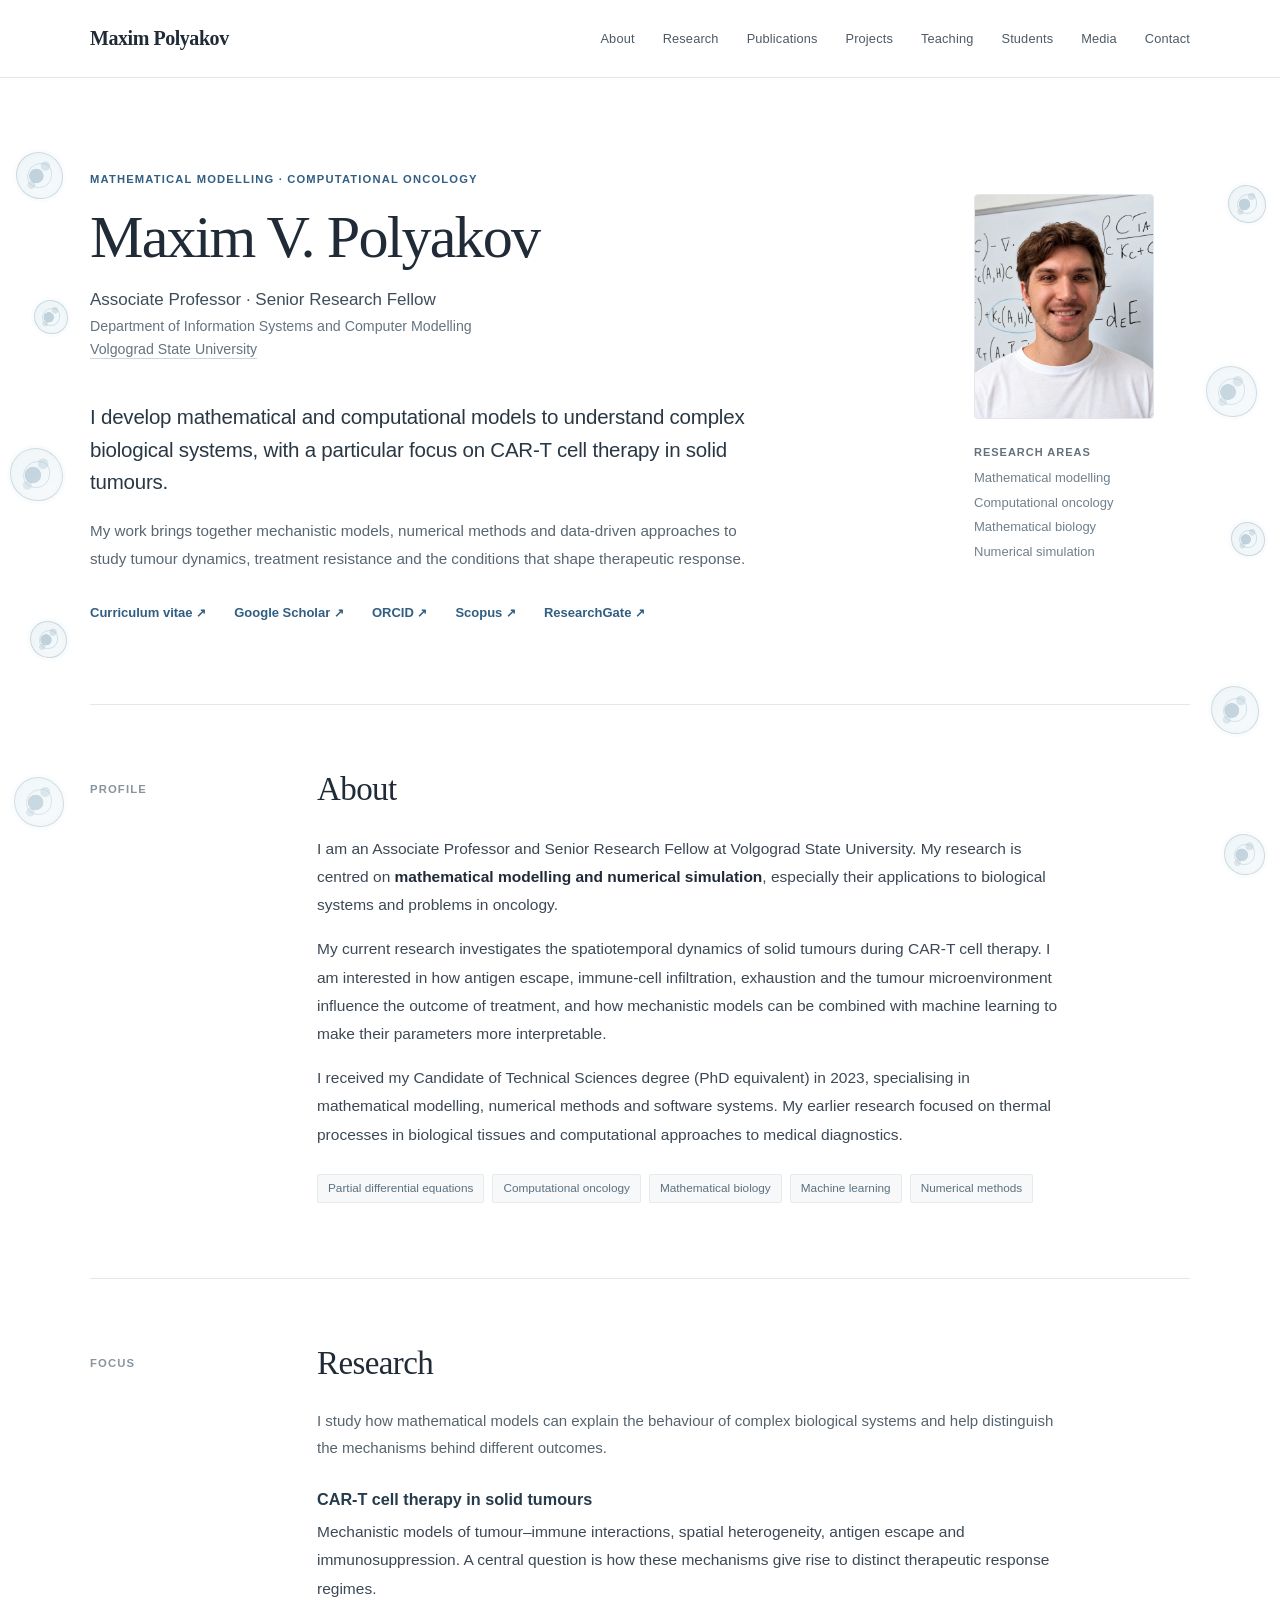
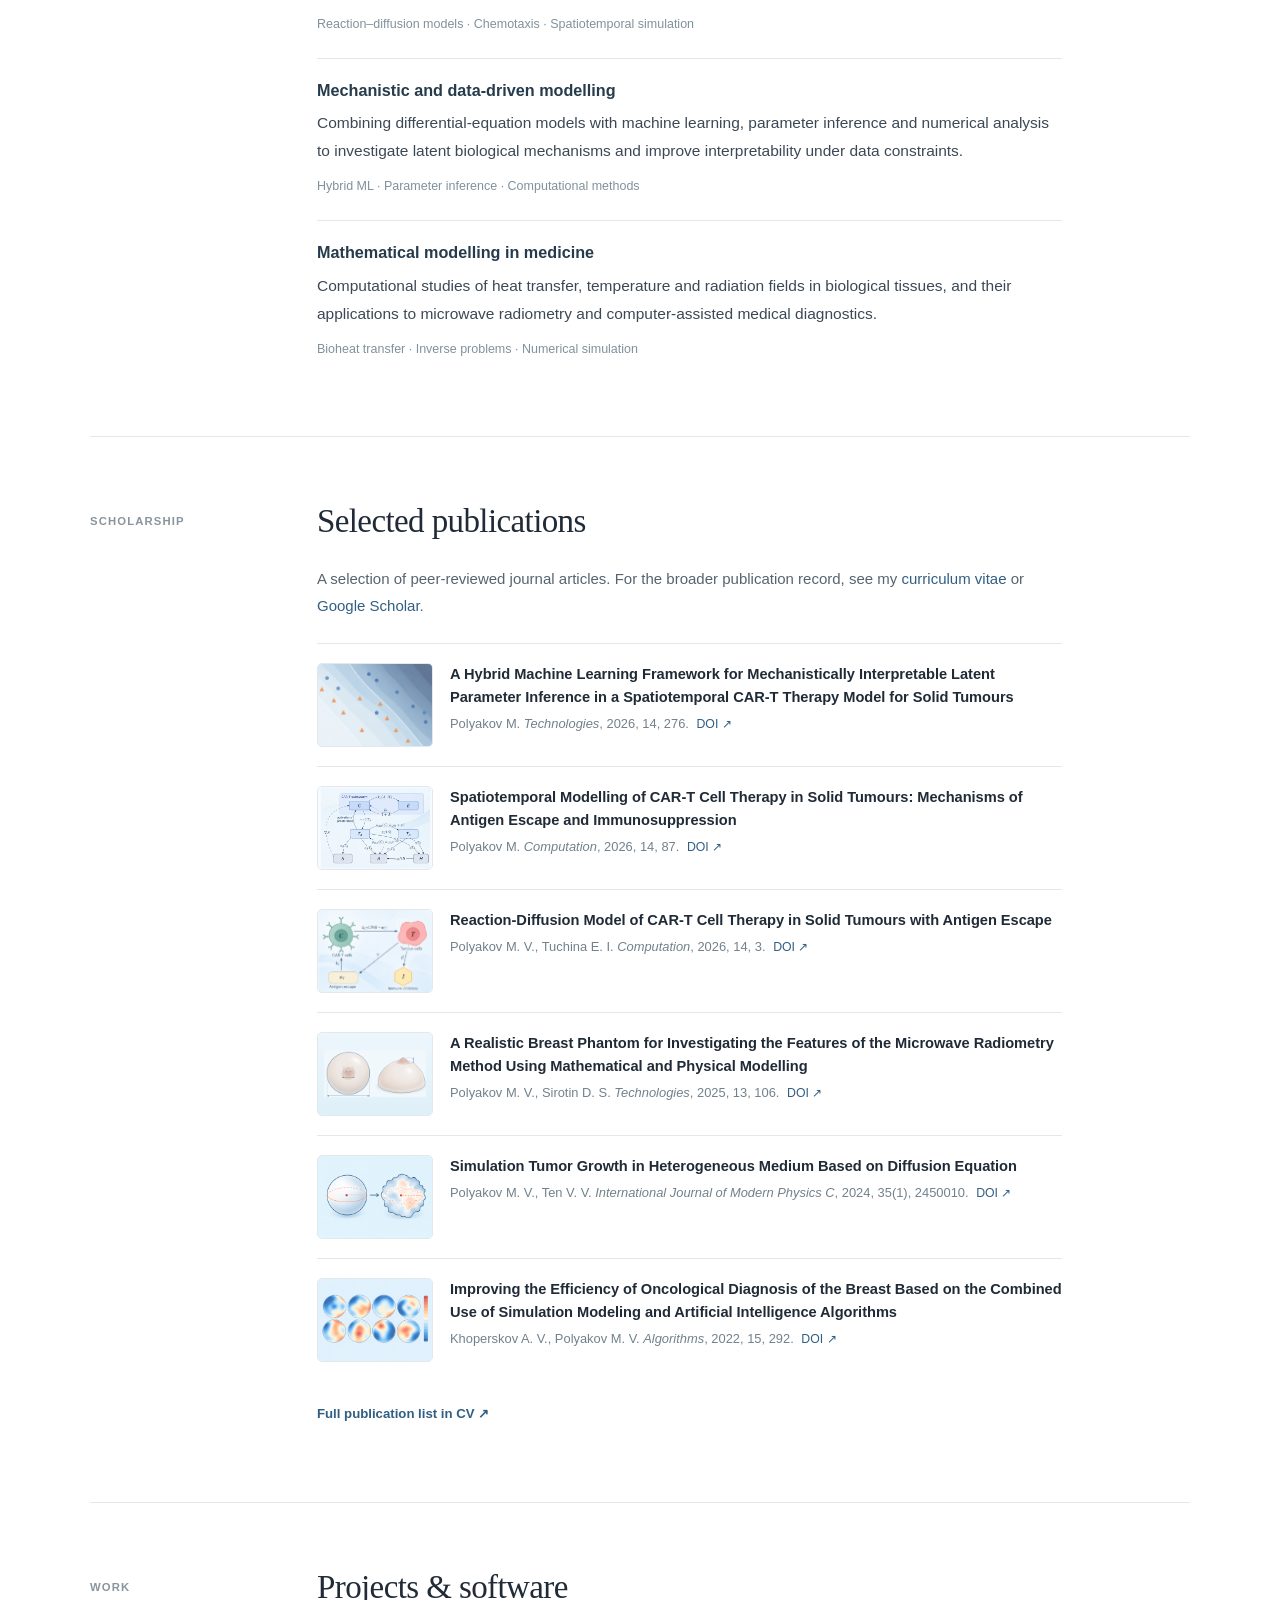
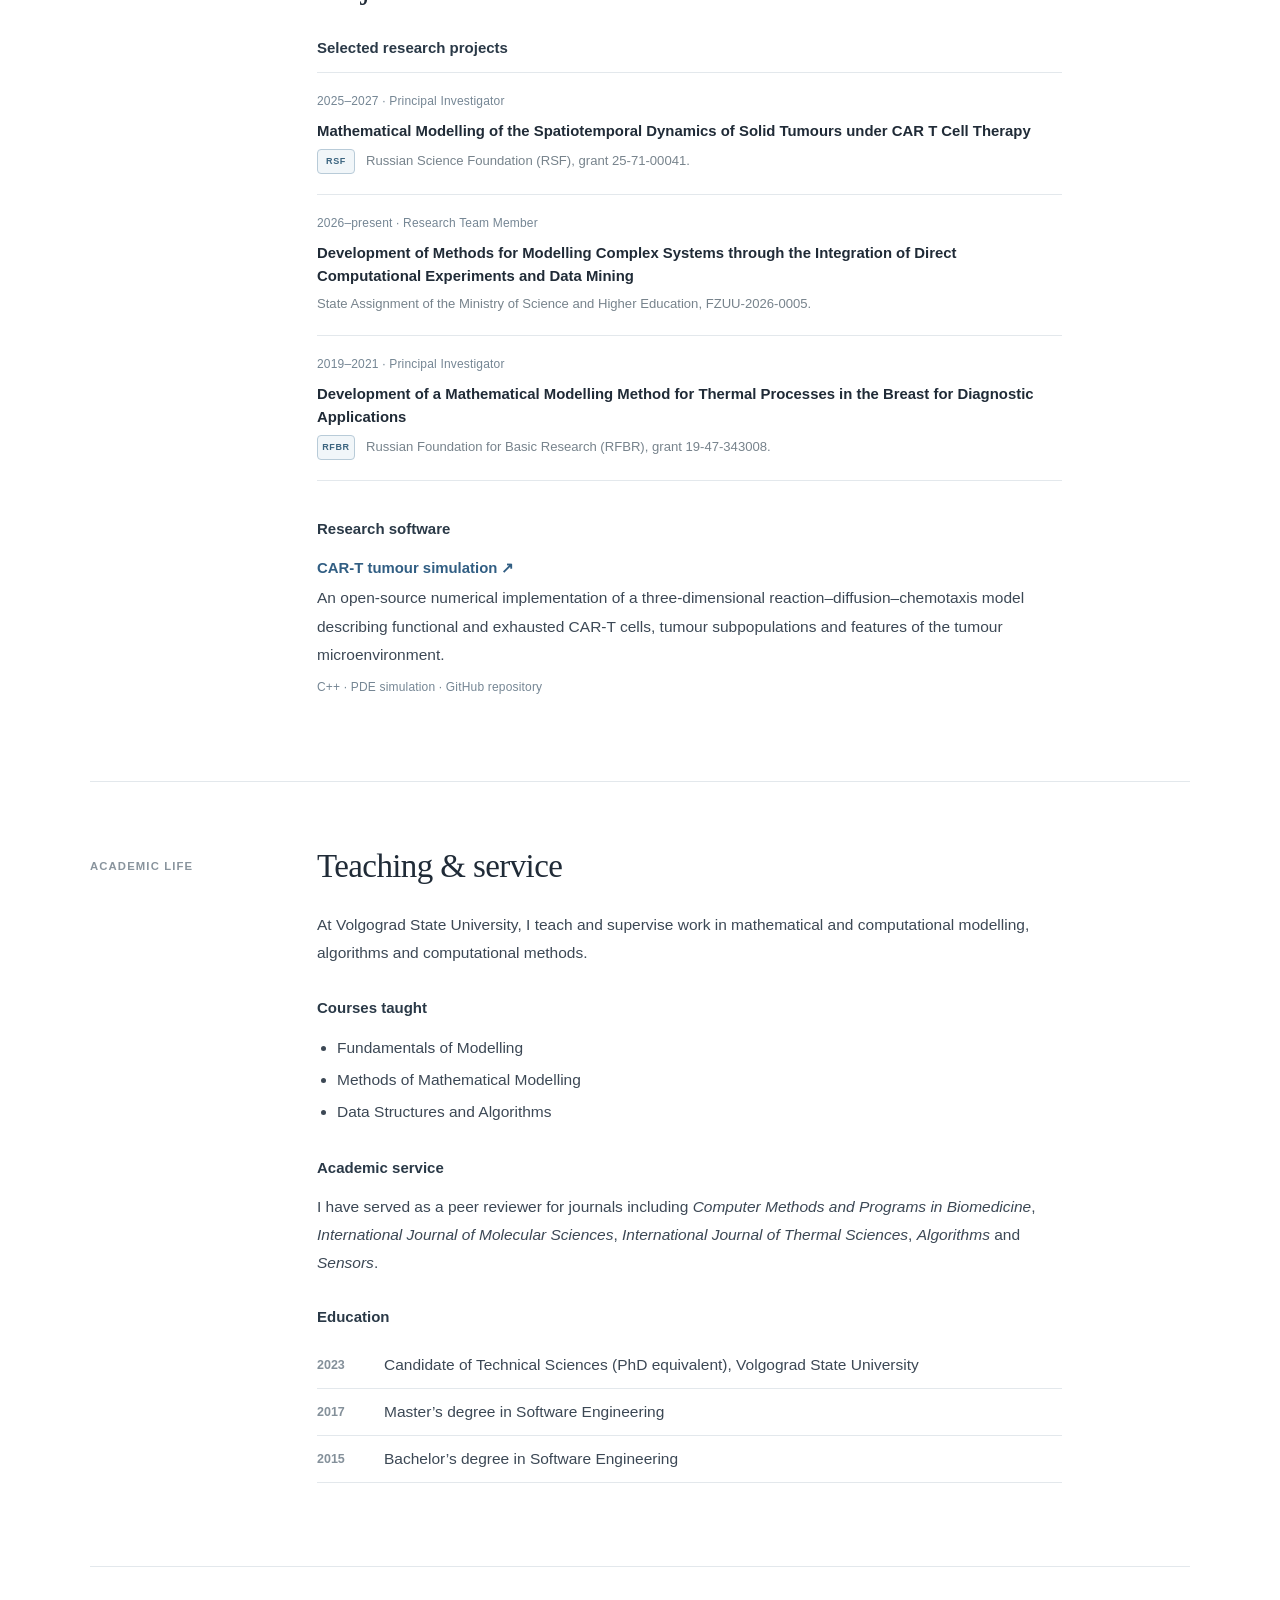
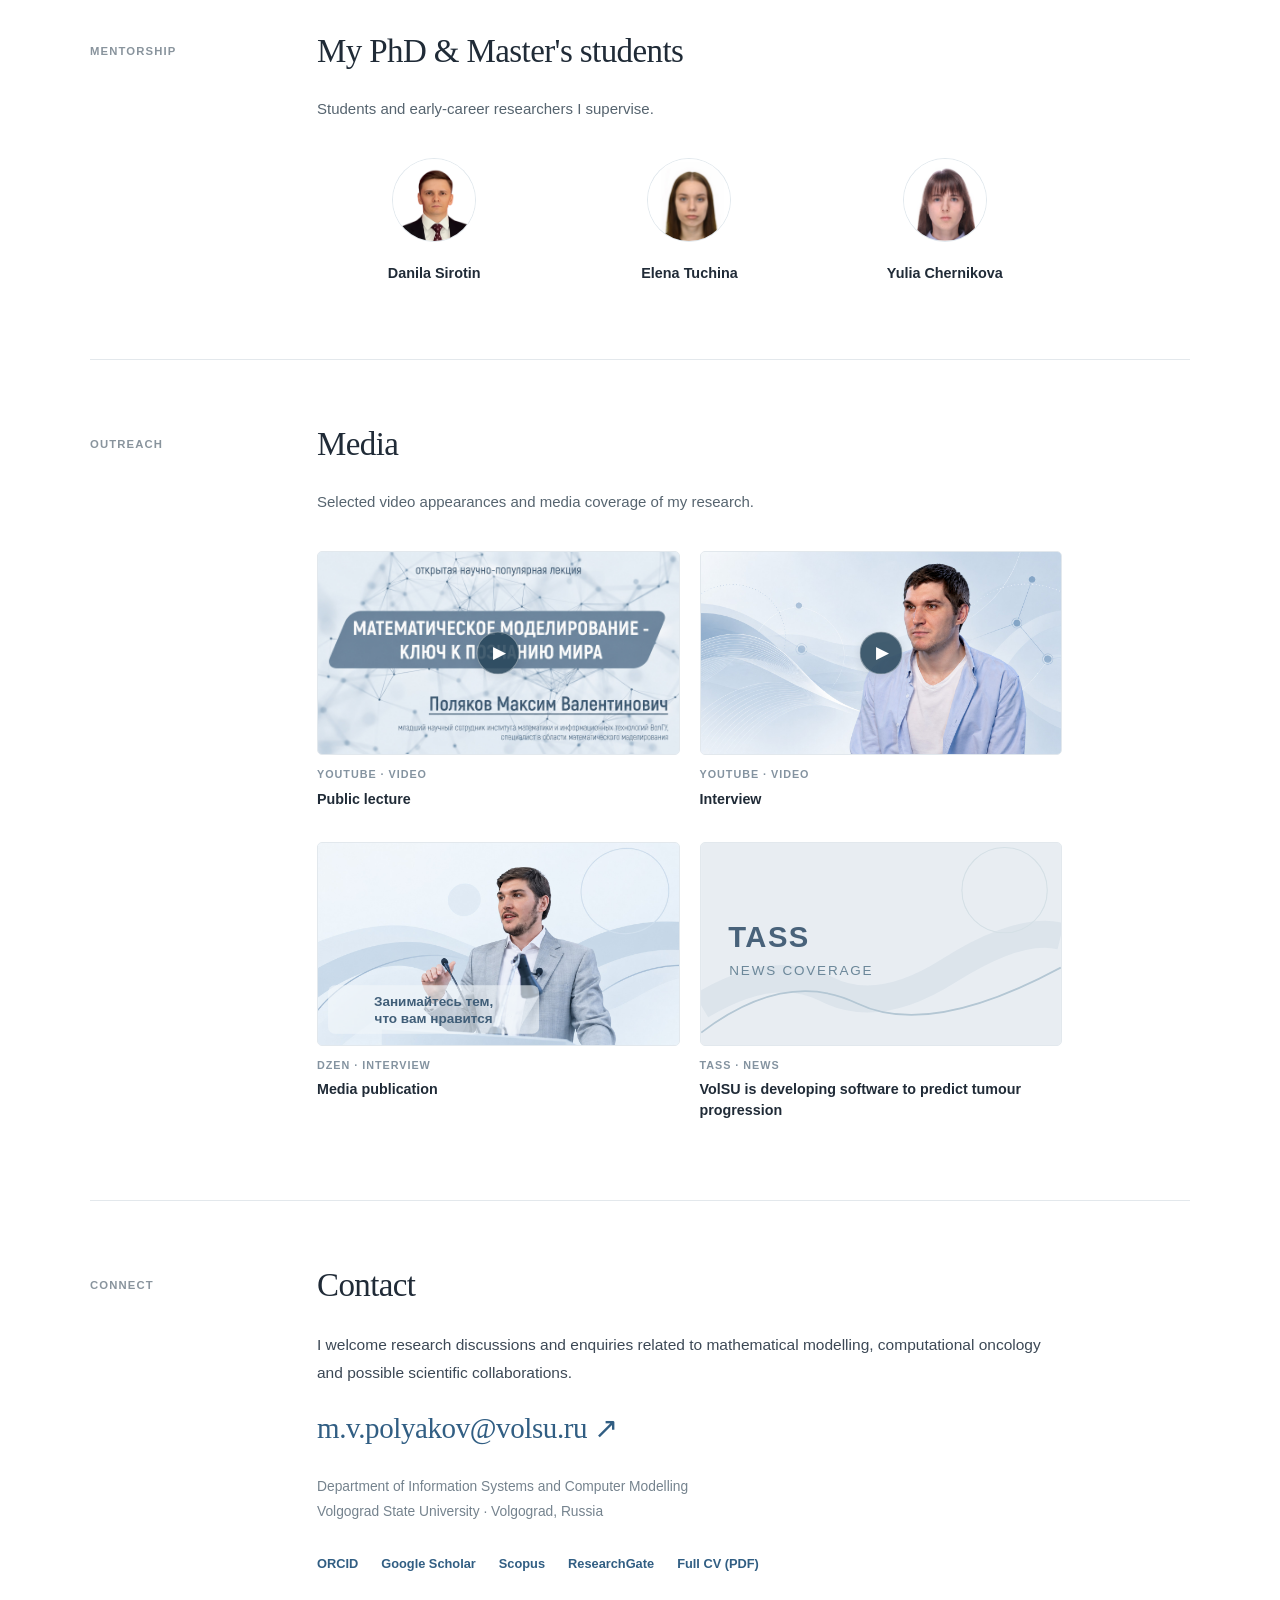
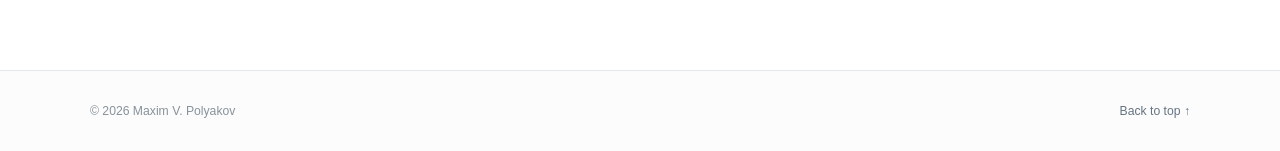
<file: index.html>
<!DOCTYPE html>

<html lang="en">
<head>
<meta charset="utf-8"/>
<meta content="width=device-width, initial-scale=1" name="viewport"/>
<meta content="#ffffff" name="theme-color"/>
<meta content="Maxim V. Polyakov is an applied mathematician at Volgograd State University. Research in mathematical modelling, computational oncology, and mechanistic and data-driven models of CAR-T cell therapy." name="description"/>
<meta content="Maxim V. Polyakov" name="author"/>
<meta content="website" property="og:type"/>
<meta content="Maxim V. Polyakov | Mathematical Modelling" property="og:title"/>
<meta content="Mathematical modelling, computational oncology and CAR-T cell therapy in solid tumours." property="og:description"/>
<link href="assets/favicon.svg" rel="icon" type="image/svg+xml"/>
<link href="assets/styles.css" rel="stylesheet"/>
<title>Maxim V. Polyakov — Mathematical Modelling</title>
<script defer="True" src="assets/site.js"></script>
<style>
/* Academic student research popovers; self-contained in index.html. */
.student-card { position: relative; }
.student-card:hover, .student-card:focus-within { z-index: 5; }
.student-photo-link { display: inline-block; }
.student-tooltip {
  position: absolute;
  z-index: 10;
  top: calc(100% + 12px);
  left: 50%;
  width: min(240px, calc(100vw - 34px));
  padding: 11px 14px;
  border: 1px solid #d8e5ee;
  border-radius: 7px;
  background: #f1f7fb;
  color: #3c596f;
  box-shadow: 0 8px 22px rgba(30, 66, 92, .11);
  text-align: left;
  font-size: 12.5px;
  line-height: 1.5;
  opacity: 0;
  visibility: hidden;
  transform: translate(-50%, -4px);
  transition: opacity .16s ease, transform .16s ease, visibility .16s;
  pointer-events: none;
}
.student-tooltip::before {
  content: "";
  position: absolute;
  top: -7px;
  left: calc(50% - 6px);
  width: 12px;
  height: 12px;
  background: #f1f7fb;
  border-left: 1px solid #d8e5ee;
  border-top: 1px solid #d8e5ee;
  transform: rotate(45deg);
}
.student-tooltip-label { display: block; margin-bottom: 4px; color: #54728a; font-size: 10px; font-weight: 700; text-transform: uppercase; letter-spacing: .06em; }
.student-tooltip-text { display: block; }
.student-card:hover .student-tooltip,
.student-card:focus-within .student-tooltip {
  opacity: 1;
  visibility: visible;
  transform: translate(-50%, 0);
}
/* The outer students have tooltips that do not overflow the content column. */
.student-card:first-child .student-tooltip { left: 0; transform: translate(0,-4px); }
.student-card:first-child:hover .student-tooltip, .student-card:first-child:focus-within .student-tooltip { transform: translate(0,0); }
.student-card:first-child .student-tooltip::before { left: 33%; }
.student-card:last-child .student-tooltip { left: auto; right: 0; transform: translate(0,-4px); }
.student-card:last-child:hover .student-tooltip, .student-card:last-child:focus-within .student-tooltip { transform: translate(0,0); }
.student-card:last-child .student-tooltip::before { left: 65%; }
/* Touchscreens have no hover: show the research field underneath each name. */
@media (hover: none) {
  .student-tooltip, .student-card:first-child .student-tooltip, .student-card:last-child .student-tooltip {
    position: static; display: block; opacity: 1; visibility: visible; transform: none;
    width: auto; padding: 5px 0 0; border: 0; border-radius: 0;
    background: transparent; box-shadow: none; text-align: center;
    font-size: 11px; line-height: 1.45;
  }
  .student-tooltip::before, .student-tooltip-label { display: none; }
}
@media (prefers-reduced-motion: reduce) {
  .student-tooltip { transition: none; }
}

/* Personal portrait. The MP browser tab icon remains assets/favicon.svg. */
.profile-photo {
  display: block;
  width: 180px;
  max-width: 100%;
  height: auto;
  aspect-ratio: 4 / 5;
  object-fit: cover;
  object-position: center 38%;
  background: #edf3f7;
  border: 1px solid #e2e7eb;
  border-radius: 4px;
  margin: 0 0 23px;
}
/* The original stylesheet hides the right-hand profile area on narrow screens.
   Keep the portrait visible there, without making the text column cramped. */
@media (max-width: 750px) {
  .intro-aside { display: block; padding-top: 24px; }
  .intro-aside .aside-small, .intro-aside > p:last-child { display: none; }
  .profile-photo { width: 150px; margin-bottom: 0; }
}
</style>
</head>
<body>
<a class="skip-link" href="#main">Skip to content</a>

<div aria-hidden="true" class="ambient-cells">
<div class="ambient-rail ambient-rail-left">
<span class="cell c1"></span><span class="cell c2"></span><span class="cell c3"></span><span class="cell c4"></span><span class="cell c5"></span>
</div>
<div class="ambient-rail ambient-rail-right">
<span class="cell c6"></span><span class="cell c7"></span><span class="cell c8"></span><span class="cell c9"></span><span class="cell c10"></span>
</div>
</div>

<header class="site-header" id="top">
<div class="container header-inner">
<a class="brand" href="#top">Maxim Polyakov</a>
<nav aria-label="Main navigation" class="primary-nav">
<a href="#about">About</a>
<a href="#research">Research</a>
<a href="#publications">Publications</a>
<a href="#projects">Projects</a>
<a href="#teaching">Teaching</a>
<a href="#students">Students</a><a href="#media">Media</a><a href="#contact">Contact</a>
</nav>
<details class="mobile-navigation">
<summary aria-label="Open navigation">Menu <span aria-hidden="true" class="chevron"></span></summary>
<nav aria-label="Mobile navigation">
<a href="#about">About</a>
<a href="#research">Research</a>
<a href="#publications">Publications</a>
<a href="#projects">Projects</a>
<a href="#teaching">Teaching</a>
<a href="#students">Students</a><a href="#media">Media</a><a href="#contact">Contact</a>
</nav>
</details>
</div>
</header>
<main id="main">
<section aria-labelledby="name-heading" class="intro container">
<div class="intro-main">
<p class="eyebrow">Mathematical modelling · Computational oncology</p>
<h1 id="name-heading">Maxim V. Polyakov</h1>
<p class="academic-title">Associate Professor · Senior Research Fellow</p>
<p class="institution">Department of Information Systems and Computer Modelling<br/>
<a href="https://www.volsu.ru/" rel="noopener noreferrer" target="_blank">Volgograd State University</a></p>
<p class="lead">I develop mathematical and computational models to understand complex biological systems, with a particular focus on CAR-T cell therapy in solid tumours.</p>
<p class="intro-secondary">My work brings together mechanistic models, numerical methods and data-driven approaches to study tumour dynamics, treatment resistance and the conditions that shape therapeutic response.</p>
<div aria-label="Academic profiles" class="intro-links">
<a href="cv/Maxim-Polyakov-CV.pdf" rel="noopener noreferrer" target="_blank">Curriculum vitae <span aria-hidden="true">↗</span></a>
<a href="https://scholar.google.com/citations?user=925AeRAAAAAJ" rel="noopener noreferrer" target="_blank">Google Scholar <span aria-hidden="true">↗</span></a>
<a href="https://orcid.org/0000-0002-7047-6202" rel="noopener noreferrer" target="_blank">ORCID <span aria-hidden="true">↗</span></a>
<a href="https://www.scopus.com/authid/detail.uri?authorId=57196275466" rel="noopener noreferrer" target="_blank">Scopus <span aria-hidden="true">↗</span></a>
<a href="https://www.researchgate.net/profile/Maxim-Polyakov-5" rel="noopener noreferrer" target="_blank">ResearchGate <span aria-hidden="true">↗</span></a>
</div>
</div>
<aside aria-label="Research profile" class="intro-aside">
<img class="profile-photo" src="assets/profile.webp" alt="Maxim V. Polyakov" width="180" height="225" decoding="async" fetchpriority="high"/>
<p class="aside-small">Research areas</p>
<p>Mathematical modelling<br/>Computational oncology<br/>Mathematical biology<br/>Numerical simulation</p>
</aside>
</section>
<div class="container"><div class="page-rule"></div></div>
<section aria-labelledby="about-heading" class="section container" id="about">
<div class="section-side"><p class="section-number">Profile</p></div>
<div class="section-body">
<h2 id="about-heading">About</h2>
<p>I am an Associate Professor and Senior Research Fellow at Volgograd State University. My research is centred on <strong>mathematical modelling and numerical simulation</strong>, especially their applications to biological systems and problems in oncology.</p>
<p>My current research investigates the spatiotemporal dynamics of solid tumours during CAR-T cell therapy. I am interested in how antigen escape, immune-cell infiltration, exhaustion and the tumour microenvironment influence the outcome of treatment, and how mechanistic models can be combined with machine learning to make their parameters more interpretable.</p>
<p>I received my Candidate of Technical Sciences degree (PhD equivalent) in 2023, specialising in mathematical modelling, numerical methods and software systems. My earlier research focused on thermal processes in biological tissues and computational approaches to medical diagnostics.</p>
<div aria-label="Research interests" class="keywords"><span>Partial differential equations</span><span>Computational oncology</span><span>Mathematical biology</span><span>Machine learning</span><span>Numerical methods</span></div>
</div>
</section>
<section aria-labelledby="research-heading" class="section container" id="research">
<div class="section-side"><p class="section-number">Focus</p></div>
<div class="section-body">
<h2 id="research-heading">Research</h2>
<p class="section-intro">I study how mathematical models can explain the behaviour of complex biological systems and help distinguish the mechanisms behind different outcomes.</p>
<div class="topic-list">
<article class="topic">
<h3>CAR-T cell therapy in solid tumours</h3>
<p>Mechanistic models of tumour–immune interactions, spatial heterogeneity, antigen escape and immunosuppression. A central question is how these mechanisms give rise to distinct therapeutic response regimes.</p>
<p class="topic-methods">Reaction–diffusion models · Chemotaxis · Spatiotemporal simulation</p>
</article>
<article class="topic">
<h3>Mechanistic and data-driven modelling</h3>
<p>Combining differential-equation models with machine learning, parameter inference and numerical analysis to investigate latent biological mechanisms and improve interpretability under data constraints.</p>
<p class="topic-methods">Hybrid ML · Parameter inference · Computational methods</p>
</article>
<article class="topic">
<h3>Mathematical modelling in medicine</h3>
<p>Computational studies of heat transfer, temperature and radiation fields in biological tissues, and their applications to microwave radiometry and computer-assisted medical diagnostics.</p>
<p class="topic-methods">Bioheat transfer · Inverse problems · Numerical simulation</p>
</article>
</div>
</div>
</section>
<section aria-labelledby="pub-heading" class="section container" id="publications">
<div class="section-side"><p class="section-number">Scholarship</p></div>
<div class="section-body">
<h2 id="pub-heading">Selected publications</h2>
<p class="section-intro">A selection of peer-reviewed journal articles. For the broader publication record, see my <a href="cv/Maxim-Polyakov-CV.pdf" rel="noopener noreferrer" target="_blank">curriculum vitae</a> or <a href="https://scholar.google.com/citations?user=925AeRAAAAAJ" rel="noopener noreferrer" target="_blank">Google Scholar</a>.</p>
<div class="publication-list">
<article class="publication">
<a class="publication-figure" href="https://doi.org/10.3390/technologies14050276" rel="noopener noreferrer" target="_blank" aria-label="Open publication: A Hybrid Machine Learning Framework for Mechanistically Interpretable Latent Parameter Inference in a Spatiotemporal CAR-T Therapy Model for Solid Tumours"><img alt="Abstract mathematical modelling diagram; replace with a research figure" height="80" loading="lazy" src="assets/publications/car-t-latent-parameters.svg" width="112"/></a>
<div class="publication-description"><h3><a href="https://doi.org/10.3390/technologies14050276" rel="noopener noreferrer" target="_blank">A Hybrid Machine Learning Framework for Mechanistically Interpretable Latent Parameter Inference in a Spatiotemporal CAR-T Therapy Model for Solid Tumours</a></h3><p>Polyakov M. <em>Technologies</em>, 2026, 14, 276. <a class="doi" href="https://doi.org/10.3390/technologies14050276" rel="noopener noreferrer" target="_blank">DOI ↗</a></p></div>
</article>
<article class="publication">
<a class="publication-figure" href="https://doi.org/10.3390/computation14040087" rel="noopener noreferrer" target="_blank" aria-label="Open publication: Spatiotemporal Modelling of CAR-T Cell Therapy in Solid Tumours: Mechanisms of Antigen Escape and Immunosuppression"><img alt="Schematic spatial tumour heterogeneity; replace with a published figure" height="80" loading="lazy" src="assets/publications/car-t-spatial-model.svg" width="112"/></a>
<div class="publication-description"><h3><a href="https://doi.org/10.3390/computation14040087" rel="noopener noreferrer" target="_blank">Spatiotemporal Modelling of CAR-T Cell Therapy in Solid Tumours: Mechanisms of Antigen Escape and Immunosuppression</a></h3><p>Polyakov M. <em>Computation</em>, 2026, 14, 87. <a class="doi" href="https://doi.org/10.3390/computation14040087" rel="noopener noreferrer" target="_blank">DOI ↗</a></p></div>
</article>
<article class="publication">
<a class="publication-figure" href="https://doi.org/10.3390/computation14010003" rel="noopener noreferrer" target="_blank" aria-label="Open publication: Reaction-Diffusion Model of CAR-T Cell Therapy in Solid Tumours with Antigen Escape"><img alt="Conceptual antigen-positive and antigen-negative tumour pattern; replace with a published figure" height="80" loading="lazy" src="assets/publications/car-t-antigen-escape.svg" width="112"/></a>
<div class="publication-description"><h3><a href="https://doi.org/10.3390/computation14010003" rel="noopener noreferrer" target="_blank">Reaction-Diffusion Model of CAR-T Cell Therapy in Solid Tumours with Antigen Escape</a></h3><p>Polyakov M. V., Tuchina E. I. <em>Computation</em>, 2026, 14, 3. <a class="doi" href="https://doi.org/10.3390/computation14010003" rel="noopener noreferrer" target="_blank">DOI ↗</a></p></div>
</article>
<article class="publication">
<a class="publication-figure" href="https://doi.org/10.3390/technologies13030106" rel="noopener noreferrer" target="_blank" aria-label="Open publication: A Realistic Breast Phantom for Investigating the Features of the Microwave Radiometry Method Using Mathematical and Physical Modelling"><img alt="Conceptual thermometry pattern; replace with a published figure" height="80" loading="lazy" src="assets/publications/microwave-phantom.svg" width="112"/></a>
<div class="publication-description"><h3><a href="https://doi.org/10.3390/technologies13030106" rel="noopener noreferrer" target="_blank">A Realistic Breast Phantom for Investigating the Features of the Microwave Radiometry Method Using Mathematical and Physical Modelling</a></h3><p>Polyakov M. V., Sirotin D. S. <em>Technologies</em>, 2025, 13, 106. <a class="doi" href="https://doi.org/10.3390/technologies13030106" rel="noopener noreferrer" target="_blank">DOI ↗</a></p></div>
</article>
<article class="publication">
<a class="publication-figure" href="https://doi.org/10.1142/S0129183124500104" rel="noopener noreferrer" target="_blank" aria-label="Open publication: Simulation Tumor Growth in Heterogeneous Medium Based on Diffusion Equation"><img alt="Conceptual heterogeneous field; replace with a published figure" height="80" loading="lazy" src="assets/publications/heterogeneous-tumour.svg" width="112"/></a>
<div class="publication-description"><h3><a href="https://doi.org/10.1142/S0129183124500104" rel="noopener noreferrer" target="_blank">Simulation Tumor Growth in Heterogeneous Medium Based on Diffusion Equation</a></h3><p>Polyakov M. V., Ten V. V. <em>International Journal of Modern Physics C</em>, 2024, 35(1), 2450010. <a class="doi" href="https://doi.org/10.1142/S0129183124500104" rel="noopener noreferrer" target="_blank">DOI ↗</a></p></div>
</article>
<article class="publication">
<a class="publication-figure" href="https://doi.org/10.3390/a15080292" rel="noopener noreferrer" target="_blank" aria-label="Open publication: Improving the Efficiency of Oncological Diagnosis of the Breast Based on the Combined Use of Simulation Modeling and Artificial Intelligence Algorithms"><img alt="Conceptual simulation and machine learning diagram; replace with a published figure" height="80" loading="lazy" src="assets/publications/simulation-ai-diagnostics.svg" width="112"/></a>
<div class="publication-description"><h3><a href="https://doi.org/10.3390/a15080292" rel="noopener noreferrer" target="_blank">Improving the Efficiency of Oncological Diagnosis of the Breast Based on the Combined Use of Simulation Modeling and Artificial Intelligence Algorithms</a></h3><p>Khoperskov A. V., Polyakov M. V. <em>Algorithms</em>, 2022, 15, 292. <a class="doi" href="https://doi.org/10.3390/a15080292" rel="noopener noreferrer" target="_blank">DOI ↗</a></p></div>
</article>
</div>
<p class="after-list"><a class="text-arrow" href="cv/Maxim-Polyakov-CV.pdf" rel="noopener noreferrer" target="_blank">Full publication list in CV <span aria-hidden="true">↗</span></a></p>
</div>
</section>
<section aria-labelledby="projects-heading" class="section container" id="projects">
<div class="section-side"><p class="section-number">Work</p></div>
<div class="section-body">
<h2 id="projects-heading">Projects &amp; software</h2>
<h3 class="subsection-title">Selected research projects</h3>
<div class="simple-list">
<article class="simple-item">
<div class="item-meta">2025–2027 · Principal Investigator</div>
<h4><a class="grant-title-link" href="https://rscf.ru/project/25-71-00041/" rel="noopener noreferrer" target="_blank">Mathematical Modelling of the Spatiotemporal Dynamics of Solid Tumours under CAR T Cell Therapy</a></h4>
<p class="funding-line"><a aria-label="Russian Science Foundation grant 25-71-00041 — project page" class="fund-mark" href="https://rscf.ru/project/25-71-00041/" rel="noopener noreferrer" target="_blank" title="Open RSF project 25-71-00041">RSF</a><span>Russian Science Foundation (RSF), grant 25-71-00041.</span></p>
</article>
<article class="simple-item">
<div class="item-meta">2026–present · Research Team Member</div>
<h4>Development of Methods for Modelling Complex Systems through the Integration of Direct Computational Experiments and Data Mining</h4>
<p>State Assignment of the Ministry of Science and Higher Education, FZUU-2026-0005.</p>
</article>
<article class="simple-item">
<div class="item-meta">2019–2021 · Principal Investigator</div>
<h4>Development of a Mathematical Modelling Method for Thermal Processes in the Breast for Diagnostic Applications</h4>
<p class="funding-line"><span aria-label="RFBR funding organisation" class="fund-mark">RFBR</span><span>Russian Foundation for Basic Research (RFBR), grant 19-47-343008.</span></p>
</article>
</div>
<h3 class="subsection-title software-heading">Research software</h3>
<div class="software-block">
<h4><a href="https://github.com/maximvpolyakov/CAR-T-model" rel="noopener noreferrer" target="_blank">CAR-T tumour simulation <span aria-hidden="true">↗</span></a></h4>
<p>An open-source numerical implementation of a three-dimensional reaction–diffusion–chemotaxis model describing functional and exhausted CAR-T cells, tumour subpopulations and features of the tumour microenvironment.</p>
<p class="item-meta">C++ · PDE simulation · GitHub repository</p>
</div>
</div>
</section>
<section aria-labelledby="teaching-heading" class="section container" id="teaching">
<div class="section-side"><p class="section-number">Academic life</p></div>
<div class="section-body">
<h2 id="teaching-heading">Teaching &amp; service</h2>
<p>At Volgograd State University, I teach and supervise work in mathematical and computational modelling, algorithms and computational methods.</p>
<h3 class="subsection-title">Courses taught</h3>
<ul class="course-list"><li>Fundamentals of Modelling</li><li>Methods of Mathematical Modelling</li><li>Data Structures and Algorithms</li></ul>
<h3 class="subsection-title">Academic service</h3>
<p>I have served as a peer reviewer for journals including <em>Computer Methods and Programs in Biomedicine</em>, <em>International Journal of Molecular Sciences</em>, <em>International Journal of Thermal Sciences</em>, <em>Algorithms</em> and <em>Sensors</em>.</p>
<h3 class="subsection-title">Education</h3>
<div class="education-list"><div><span>2023</span><p>Candidate of Technical Sciences (PhD equivalent), Volgograd State University</p></div><div><span>2017</span><p>Master’s degree in Software Engineering</p></div><div><span>2015</span><p>Bachelor’s degree in Software Engineering</p></div></div>
</div>
</section>

<section aria-labelledby="students-heading" class="section container" id="students">
<div class="section-side"><p class="section-number">Mentorship</p></div>
<div class="section-body">
<h2 id="students-heading">My PhD &amp; Master's students</h2>
<p class="section-intro">Students and early-career researchers I supervise.</p>
<div class="students-grid">
<article class="student-card"><a class="student-photo-link" href="https://www.scopus.com/authid/detail.uri?authorId=57802561300" rel="noopener noreferrer" target="_blank" aria-label="Open Danila Sirotin — Scopus" aria-describedby="sirotin-focus"><img alt="Placeholder with the initials DS for Danila Sirotin" height="82" loading="lazy" src="assets/students/danila-sirotin.png" width="82"/></a><h3>Danila Sirotin</h3><span class="student-tooltip" id="sirotin-focus" role="tooltip"><span class="student-tooltip-label">Research interests</span><span class="student-tooltip-text">Mathematical modelling and microwave radiometry for breast diagnostics</span></span></article>
<article class="student-card"><a class="student-photo-link" href="https://www.scopus.com/authid/detail.uri?authorId=60354320700" rel="noopener noreferrer" target="_blank" aria-label="Open Elena Tuchina — Scopus" aria-describedby="tuchina-focus"><img alt="Placeholder with the initials ET for Elena Tuchina" height="82" loading="lazy" src="assets/students/elena-tuchina.png" width="82"/></a><h3>Elena Tuchina</h3><span class="student-tooltip" id="tuchina-focus" role="tooltip"><span class="student-tooltip-label">Research interests</span><span class="student-tooltip-text">Reaction–diffusion modelling of tumour dynamics and CAR-T cell therapy</span></span></article>
<article class="student-card"><a class="student-photo-link" href="https://www.researchgate.net/profile/Yulia-Chernikova-2" rel="noopener noreferrer" target="_blank" aria-label="Open Yulia Chernikova — ResearchGate" aria-describedby="chernikova-focus"><img alt="Placeholder with the initials YC for Yulia Chernikova" height="82" loading="lazy" src="assets/students/yulia-chernikova.png" width="82"/></a><h3>Yulia Chernikova</h3><span class="student-tooltip" id="chernikova-focus" role="tooltip"><span class="student-tooltip-label">Research interests</span><span class="student-tooltip-text">Mathematical modelling of within-host HIV infection dynamics</span></span></article>
</div>
</div>
</section>
<section aria-labelledby="media-heading" class="section container" id="media">
<div class="section-side"><p class="section-number">Outreach</p></div>
<div class="section-body">
<h2 id="media-heading">Media</h2>
<p class="section-intro">Selected video appearances and media coverage of my research.</p>
<div class="media-grid">
<article class="media-card"><a aria-label="Open YouTube video one in a new tab" href="https://www.youtube.com/watch?v=cLXsK4GyGBI" rel="noopener noreferrer" target="_blank"><div class="media-thumb media-video"><img alt="Video placeholder with a play icon" height="180" loading="lazy" src="assets/media/video-one.svg" width="320"/><span aria-hidden="true" class="media-play">▶</span></div><div class="media-card-meta">YouTube · Video</div><h3>Public lecture</h3></a></article>
<article class="media-card"><a aria-label="Open YouTube video two in a new tab" href="https://www.youtube.com/watch?v=unDB5Z3M74Y" rel="noopener noreferrer" target="_blank"><div class="media-thumb media-video"><img alt="Video placeholder with a play icon" height="180" loading="lazy" src="assets/media/video-two.svg" width="320"/><span aria-hidden="true" class="media-play">▶</span></div><div class="media-card-meta">YouTube · Video</div><h3>Interview</h3></a></article>
<article class="media-card"><a aria-label="Open Dzen article in a new tab" href="https://dzen.ru/a/Z44PKXri-CvR1d9w" rel="noopener noreferrer" target="_blank"><div class="media-thumb"><img alt="Graphic labelled Dzen" height="180" loading="lazy" src="assets/media/dzen.svg" width="320"/></div><div class="media-card-meta">Dzen · Interview</div><h3>Media publication</h3></a></article>
<article class="media-card"><a aria-label="Read TASS report in a new tab" href="https://tass.ru/obschestvo/26303697" rel="noopener noreferrer" target="_blank"><div class="media-thumb"><img alt="Graphic labelled TASS" height="180" loading="lazy" src="assets/media/tass.svg" width="320"/></div><div class="media-card-meta">TASS · News</div><h3>VolSU is developing software to predict tumour progression</h3></a></article>
</div>
</div>
</section><section aria-labelledby="contact-heading" class="section container contact-section" id="contact">
<div class="section-side"><p class="section-number">Connect</p></div>
<div class="section-body">
<h2 id="contact-heading">Contact</h2>
<p>I welcome research discussions and enquiries related to mathematical modelling, computational oncology and possible scientific collaborations.</p>
<a class="email-link" href="mailto:m.v.polyakov@volsu.ru">m.v.polyakov@volsu.ru <span aria-hidden="true">↗</span></a>
<p class="contact-affiliation">Department of Information Systems and Computer Modelling<br/>Volgograd State University · Volgograd, Russia</p>
<div class="footer-profiles"><a href="https://orcid.org/0000-0002-7047-6202" rel="noopener noreferrer" target="_blank">ORCID</a><a href="https://scholar.google.com/citations?user=925AeRAAAAAJ" rel="noopener noreferrer" target="_blank">Google Scholar</a><a href="https://www.scopus.com/authid/detail.uri?authorId=57196275466" rel="noopener noreferrer" target="_blank">Scopus</a><a href="https://www.researchgate.net/profile/Maxim-Polyakov-5" rel="noopener noreferrer" target="_blank">ResearchGate</a><a href="cv/Maxim-Polyakov-CV.pdf" rel="noopener noreferrer" target="_blank">Full CV (PDF)</a></div>
</div>
</section>
</main>
<footer class="site-footer"><div class="container footer-inner"><span>© 2026 Maxim V. Polyakov</span><a href="#top">Back to top ↑</a></div></footer>
</body>
</html>
</file>
<file: assets/styles.css>
/* Maxim V. Polyakov — a calm, accessible, zero-dependency academic website. */
:root{color-scheme:light;--ink:#202b37;--body:#3c4855;--muted:#71808c;--accent:#315e83;--accent-strong:#254b6a;--rule:#e3e8ec;--wash:#f6f8f9;--width:1100px}
*{box-sizing:border-box}
html{scroll-behavior:smooth;scroll-padding-top:98px}
body{margin:0;background:#fff;color:var(--body);font-family:Inter,-apple-system,BlinkMacSystemFont,"Segoe UI",Arial,sans-serif;font-size:15.5px;line-height:1.82;-webkit-font-smoothing:antialiased}
a{color:var(--accent);text-decoration:none;text-underline-offset:4px;text-decoration-thickness:1px}
a:hover{text-decoration:underline;color:var(--accent-strong)}
a:focus-visible,summary:focus-visible{outline:2px solid var(--accent);outline-offset:4px}
strong{color:var(--ink);font-weight:600}
.container{width:min(var(--width),calc(100% - 100px));margin:0 auto}
.skip-link{position:absolute;top:-60px;left:12px;z-index:200;padding:8px 12px;background:white;border:1px solid var(--accent)}.skip-link:focus{top:12px}
.site-header{background:rgba(255,255,255,.98);border-bottom:1px solid var(--rule);position:sticky;top:0;z-index:30}
.header-inner{height:77px;display:flex;align-items:center;justify-content:space-between;gap:26px}
.brand{font-family:Georgia,"Times New Roman",serif;color:var(--ink);font-size:20px;letter-spacing:-.45px;font-weight:700;white-space:nowrap}.brand:hover{text-decoration:none}.brand-dot{color:var(--accent)}
.primary-nav{display:flex;align-items:center;gap:28px}.primary-nav a{font-size:12.8px;font-weight:520;letter-spacing:.012em;color:#4e5a64}.primary-nav a:hover{color:var(--accent)}.mobile-navigation{display:none}
.intro{padding-top:93px;padding-bottom:80px;display:grid;grid-template-columns:minmax(0,1fr) 216px;column-gap:100px;align-items:start}
.eyebrow{font-size:11.2px;line-height:1.45;letter-spacing:.105em;text-transform:uppercase;color:var(--accent);font-weight:700;margin:0 0 15px}
h1,h2,h3,h4,p{margin-top:0}
h1,h2{font-family:Georgia,"Times New Roman",serif;color:var(--ink);font-weight:500}
h1{font-size:clamp(42px,4.7vw,62px);line-height:1.16;letter-spacing:-1.85px;margin:0 0 15px}
.academic-title{font-size:17px;font-weight:500;color:#3d4d5b;margin:0 0 2px;line-height:1.5}.institution{font-size:14.2px;color:#657480;line-height:1.68;margin:0 0 39px}.institution a{color:inherit;text-decoration:underline;text-decoration-color:#ced6dc}
.lead{font-size:20.5px;line-height:1.58;letter-spacing:-.21px;color:#293744;max-width:680px;margin-bottom:19px}.intro-secondary{font-size:15.2px;color:#586671;max-width:675px;line-height:1.85;margin-bottom:27px}
.intro-links{display:flex;gap:17px 28px;flex-wrap:wrap}.intro-links a{font-size:13px;font-weight:600}.intro-links span{font-size:12px}
.intro-aside{padding-top:23px;color:var(--muted);font-size:13px;line-height:1.9}
.monogram{height:152px;width:152px;background:#f1f3f5;border:1px solid #e2e7eb;display:flex;align-items:center;justify-content:center;color:#8a9aa7;font-family:Georgia,"Times New Roman",serif;font-size:45px;letter-spacing:-3px;margin-bottom:23px}
.aside-small{font-size:11px;font-weight:700;text-transform:uppercase;letter-spacing:.09em;margin-bottom:3px;color:#63717c}.intro-aside>p:last-child{margin:0}
.page-rule{height:1px;background:var(--rule)}
.section{display:grid;grid-template-columns:175px minmax(0,1fr);gap:52px;padding-top:64px;padding-bottom:75px;border-bottom:1px solid var(--rule)}
.section-side{padding-top:10px}.section-number{margin:0;color:#89949d;font-size:11.3px;letter-spacing:.07em;text-transform:uppercase;font-weight:700}
.section-body{max-width:745px}.section h2{font-size:33px;line-height:1.25;letter-spacing:-.6px;margin:0 0 24px}.section p{margin-bottom:16px}
.section-intro{color:#56646f;font-size:15px;margin-top:-1px;margin-bottom:22px!important}
.keywords{display:flex;flex-wrap:wrap;gap:8px;margin-top:25px}.keywords span{font-size:11.8px;color:#5c7180;background:#f6f8fa;border:1px solid #e5eaed;padding:5px 10px;border-radius:2px;line-height:1.45}
.topic-list{margin-top:12px}.topic{padding:20px 0 22px;border-bottom:1px solid var(--rule)}.topic:first-child{padding-top:4px}.topic:last-child{border-bottom:0;padding-bottom:0}
.topic h3{font-size:16.2px;line-height:1.45;color:#263b4b;font-weight:650;margin-bottom:7px}.topic p{margin-bottom:7px}.topic-methods{font-size:12.5px;color:#81919b;margin:10px 0 0!important}
.publication-list{margin-top:23px}.publication{display:grid;grid-template-columns:54px minmax(0,1fr);gap:18px;padding:18px 0;border-top:1px solid var(--rule)}.publication h3{font-family:inherit;font-weight:610;font-size:14.65px;letter-spacing:-.04px;line-height:1.57;margin:0 0 4px}.publication h3 a{color:var(--ink)}.publication h3 a:hover{color:var(--accent)}.publication p{font-size:12.9px;color:#72818b;line-height:1.65;margin:0}.publication em{font-style:italic}.publication .doi{margin-left:4px;font-size:12.3px}.after-list{margin:18px 0 0!important}.text-arrow{font-size:13.2px;font-weight:650}
.subsection-title{font-size:15px;font-weight:700;line-height:1.35;color:#2a3947;margin:30px 0 14px}.simple-list{border-top:1px solid var(--rule)}.simple-item{padding:18px 0 19px;border-bottom:1px solid var(--rule)}.item-meta{font-size:12px!important;letter-spacing:.015em;color:#758694;margin:0 0 7px!important}.simple-item h4,.software-block h4{font-size:14.9px;font-weight:650;color:var(--ink);line-height:1.55;margin:0 0 4px}.simple-item p{font-size:13.1px;color:#77838c;margin:0}.software-heading{margin-top:38px}.software-block{padding:4px 0 0}.software-block h4 a{color:var(--accent)}.software-block p{margin-bottom:8px}
.course-list{padding-left:20px;margin:2px 0 30px}.course-list li{padding:2px 0}.education-list{margin:0 0 8px}.education-list>div{display:grid;grid-template-columns:55px 1fr;gap:12px;padding:9px 0;border-bottom:1px solid var(--rule)}.education-list span{color:#84909a;font-size:12.5px;font-weight:650;padding-top:3px}.education-list p{margin:0}
.contact-section{border:0;padding-bottom:95px}.email-link{display:inline-block;font-family:Georgia,"Times New Roman",serif;font-size:clamp(21px,2.8vw,29px);line-height:1.4;margin:5px 0 16px;letter-spacing:-.4px}.contact-affiliation{font-size:13.8px;color:#75838e;margin-top:9px}.footer-profiles{display:flex;flex-wrap:wrap;gap:10px 23px;margin-top:28px}.footer-profiles a{font-size:12.8px;font-weight:600}
.site-footer{border-top:1px solid var(--rule);background:#fcfcfd}.footer-inner{min-height:80px;display:flex;align-items:center;justify-content:space-between;font-size:12.2px;color:#87929a}.footer-inner a{color:#657481}
@media(max-width:980px){.container{width:min(var(--width),calc(100% - 56px))}.primary-nav{gap:15px}.intro{column-gap:42px;grid-template-columns:1fr 170px}.section{grid-template-columns:133px minmax(0,1fr);gap:36px}.monogram{height:136px;width:136px}}
@media(max-width:750px){.header-inner{height:65px}.primary-nav{display:none}.mobile-navigation{display:block;position:relative}.mobile-navigation summary{list-style:none;cursor:pointer;color:#435869;font-size:13px;font-weight:650;display:flex;align-items:center;gap:9px}.mobile-navigation summary::-webkit-details-marker{display:none}.chevron{display:inline-block;width:7px;height:7px;border-right:1.7px solid currentColor;border-bottom:1.7px solid currentColor;transform:rotate(45deg);margin-top:-3px}.mobile-navigation[open] .chevron{transform:rotate(225deg);margin-top:4px}.mobile-navigation nav{position:absolute;right:0;top:31px;background:white;border:1px solid var(--rule);box-shadow:0 12px 35px rgba(0,0,0,.07);min-width:180px;display:flex;flex-direction:column;z-index:40;padding:6px}.mobile-navigation nav a{font-size:13px;padding:8px 12px}.intro{grid-template-columns:1fr;padding-top:61px;padding-bottom:48px}.intro-aside{display:none}.institution{margin-bottom:27px}.section{display:block;padding-top:47px;padding-bottom:51px}.section-side{padding:0 0 8px}.section h2{font-size:29px;margin-bottom:20px}.section-number{font-size:10.8px}h1{font-size:46px}.lead{font-size:19px}.intro-links{gap:12px 23px}.contact-section{padding-bottom:70px}}
@media(max-width:450px){.container{width:calc(100% - 36px)}.brand{font-size:18px}h1{font-size:41px;letter-spacing:-1.5px}.academic-title{font-size:15.5px}.intro-secondary{font-size:14.5px}.lead{font-size:18px}.publication{grid-template-columns:41px 1fr;gap:10px}.publication h3{font-size:14px}.intro-links{gap:8px 16px}.section h2{font-size:28px}.footer-inner{font-size:11.2px}.email-link{font-size:21px}}
@media(prefers-reduced-motion:reduce){html{scroll-behavior:auto}}
@media print{.site-header,.site-footer,.mobile-navigation{display:none}.container{width:100%}.intro{padding:10px 0}.section{break-inside:avoid;padding:20px 0}.section-side{display:none}body{font-size:11pt}.intro-aside{display:none}a{color:inherit}}

/* Version 2 additions ---------------------------------------------------- */
/* Section captions are editorial labels; numbering has been removed. */
.section-number{letter-spacing:.1em}
/* Compact illustrated scholarly references. Files under assets/publications/
   can be replaced one-for-one with real figures, preserving the layout. */
.publication{grid-template-columns:116px minmax(0,1fr);gap:17px;align-items:start;padding:19px 0}
.publication-figure{height:84px;width:116px;overflow:hidden;border:1px solid #e1e8ee;border-radius:5px;background:#f5f8fa}
.publication-figure img{display:block;width:100%;height:100%;object-fit:cover}

.publication-description{min-width:0}
/* Small restrained grant identifiers, not copies of official emblems. */
.fund-mark{display:inline-flex;vertical-align:middle;align-items:center;justify-content:center;width:38px;height:25px;line-height:1;margin:0;border:1px solid #b8cbd8;border-radius:4px;color:#3b647f;background:#f1f6f9;font-size:9px;font-weight:800;letter-spacing:.07em}
.funding-line{display:flex;align-items:center;gap:11px;min-height:28px}
.funding-line .fund-mark{flex:0 0 38px;text-decoration:none}
.funding-line a.fund-mark:hover{color:#234e70;background:#e5f0f6;border-color:#9bb8c9;text-decoration:none}
.funding-line>span:last-child{min-width:0}
/* Small student photographs: real portraits may replace these PNG files. */
.students-grid{display:grid;grid-template-columns:repeat(3,minmax(0,1fr));gap:21px;padding-top:14px}
.student-card{text-align:center;min-width:0}
.student-card img{height:82px;width:82px;object-fit:cover;border-radius:50%;display:block;margin:0 auto 13px;box-shadow:0 0 0 1px #e1e8ed}
.student-card h3{color:var(--ink);font-size:14.4px;font-weight:600;line-height:1.45;margin:0}
/* Media section with compact linked previews. No remote scripts, no embeds. */
.media-grid{display:grid;grid-template-columns:repeat(2,minmax(0,1fr));gap:28px 20px;padding-top:14px}
.media-card{min-width:0}
.media-card>a{display:block;text-decoration:none;height:100%;color:inherit}
.media-card>a:hover h3,.media-card>a:focus-visible h3{color:var(--accent)}
.media-thumb{width:100%;aspect-ratio:16/9;border:1px solid #e2e8ed;border-radius:5px;position:relative;overflow:hidden;background:#eef3f6}
.media-thumb img{width:100%;height:100%;object-fit:cover;display:block;transition:transform .3s ease}
.media-card>a:hover .media-thumb img{transform:scale(1.035)}
.media-play{position:absolute;left:50%;top:50%;transform:translate(-50%,-50%);background:rgba(39,69,90,.86);border:1px solid rgba(255,255,255,.38);color:white;border-radius:50%;height:43px;width:43px;display:flex;align-items:center;justify-content:center;font-size:17px;text-indent:3px;box-shadow:0 3px 8px rgba(21,43,54,.1)}
.media-card-meta{color:#8493a0;text-transform:uppercase;letter-spacing:.09em;font-size:10.8px;font-weight:700;margin:10px 0 4px}
.media-card h3{font-size:14.3px;color:var(--ink);font-weight:640;line-height:1.47;margin:0 0 4px}
.media-link{font-size:12.4px;color:var(--accent);font-weight:650}
/* Scientific-inspired moving cells, intentionally schematic, not a simulation. */
.ambient-cells{position:fixed;inset:0;pointer-events:none;z-index:0;overflow:hidden}
.ambient-rail{position:absolute;top:78px;bottom:0;width:max(65px,calc((100vw - 1100px)/2 - 16px));max-width:130px}
.ambient-rail-left{left:0}.ambient-rail-right{right:0}
.cell{position:absolute;display:block;height:var(--diameter,42px);width:var(--diameter,42px);border:1px solid rgba(83,127,154,.42);border-radius:49% 54% 47% 53%;background:radial-gradient(circle at 43% 51%,rgba(74,119,149,.45) 0 20%,transparent 22%),radial-gradient(circle at 63% 29%,rgba(104,146,171,.32) 0 10%,transparent 12%),radial-gradient(circle at 32% 71%,rgba(98,137,161,.27) 0 8%,transparent 10%),radial-gradient(circle at 40% 40%,rgba(222,236,242,.80),rgba(199,223,233,.22) 72%);box-shadow:0 0 0 3px rgba(128,161,180,.06),inset 0 0 8px rgba(90,126,144,.1);opacity:var(--opacity,.58);animation:cell-drift var(--dur,13s) ease-in-out infinite alternate;animation-delay:var(--delay,0s);will-change:transform}
.cell:after{content:"";position:absolute;inset:23%;border:1px solid rgba(91,135,160,.34);border-radius:57% 40% 52% 47%}
.c1{top:9%;left:21%;--diameter:47px;--dur:13s;--delay:-5s;--opacity:.64}
.c2{top:27%;left:46%;--diameter:34px;--dur:10s;--delay:-7s;--opacity:.66}
.c3{top:45%;left:13%;--diameter:53px;--dur:16s;--delay:-3s;--opacity:.61}
.c4{top:66%;left:40%;--diameter:37px;--dur:11s;--delay:-8s;--opacity:.67}
.c5{top:85%;left:19%;--diameter:50px;--dur:15s;--delay:-6s;--opacity:.57}
.c6{top:13%;right:19%;--diameter:38px;--dur:12s;--delay:-5s;--opacity:.66}
.c7{top:35%;right:31%;--diameter:51px;--dur:16s;--delay:-7s;--opacity:.59}
.c8{top:54%;right:20%;--diameter:34px;--dur:10s;--delay:-2s;--opacity:.67}
.c9{top:74%;right:28%;--diameter:48px;--dur:13s;--delay:-5s;--opacity:.62}
.c10{top:92%;right:20%;--diameter:41px;--dur:14s;--delay:-9s;--opacity:.62}
@keyframes cell-drift{0%{transform:translate(-6px,26px) rotate(-12deg)}50%{transform:translate(10px,-29px) rotate(19deg)}100%{transform:translate(-8px,-82px) rotate(34deg)}}
@media(max-width:1279px){.ambient-cells{display:none}}
@media(max-width:980px){.publication{grid-template-columns:102px minmax(0,1fr);gap:13px}.publication-figure{width:102px;height:78px}}
@media(max-width:750px){.publication{grid-template-columns:106px minmax(0,1fr);gap:12px}.publication-figure{width:106px;height:80px}.students-grid{gap:13px}}
@media(max-width:540px){.publication{grid-template-columns:88px minmax(0,1fr);gap:10px}.publication-figure{height:76px;width:88px}.publication h3{font-size:13.5px}.students-grid{grid-template-columns:repeat(3,minmax(0,1fr));gap:8px}.student-card img{width:64px;height:64px}.student-card h3{font-size:12.5px}.media-grid{gap:24px 12px}.media-card h3{font-size:12.8px}.media-card-meta{font-size:9.5px}.media-link{font-size:11.2px}}
@media(max-width:370px){.publication{grid-template-columns:72px minmax(0,1fr);gap:10px}.publication-figure{width:72px;height:72px;grid-column:1;grid-row:1}.publication-description{grid-column:2;grid-row:1}.media-grid{grid-template-columns:1fr}}
@media(prefers-reduced-motion:reduce){.ambient-cells{display:none}.media-thumb img{transition:none}}
@media print{.ambient-cells,.media-grid{break-inside:avoid}}

/* The wider navigation needs the compact menu before text starts wrapping. */
@media(min-width:751px) and (max-width:1100px){
.primary-nav{display:none}
.mobile-navigation{display:block;position:relative}
.mobile-navigation summary{list-style:none;cursor:pointer;color:#435869;font-size:13px;font-weight:650;display:flex;align-items:center;gap:9px}
.mobile-navigation summary::-webkit-details-marker{display:none}
.chevron{display:inline-block;width:7px;height:7px;border-right:1.7px solid currentColor;border-bottom:1.7px solid currentColor;transform:rotate(45deg);margin-top:-3px}
.mobile-navigation[open] .chevron{transform:rotate(225deg);margin-top:4px}
.mobile-navigation nav{position:absolute;right:0;top:31px;background:white;border:1px solid var(--rule);box-shadow:0 12px 35px rgba(0,0,0,.07);min-width:180px;display:flex;flex-direction:column;z-index:40;padding:6px}
.mobile-navigation nav a{font-size:13px;padding:8px 12px}
}

/* v4: publication figures now link to the same article as the DOI/title. */
.publication-figure{display:block;text-decoration:none;transition:border-color .18s ease,box-shadow .18s ease}
.publication-figure:hover{border-color:#9ab3c5;box-shadow:0 2px 8px rgba(39,69,90,.09)}
.publication-figure:focus-visible{outline:2px solid var(--accent);outline-offset:4px}
/* The grant heading links to the official RSF project; retain non-link typography. */
.simple-item h4 .grant-title-link{color:inherit;text-decoration:none}
.simple-item h4 .grant-title-link:hover,.simple-item h4 .grant-title-link:focus-visible{color:var(--accent);text-decoration:underline}
</file>
